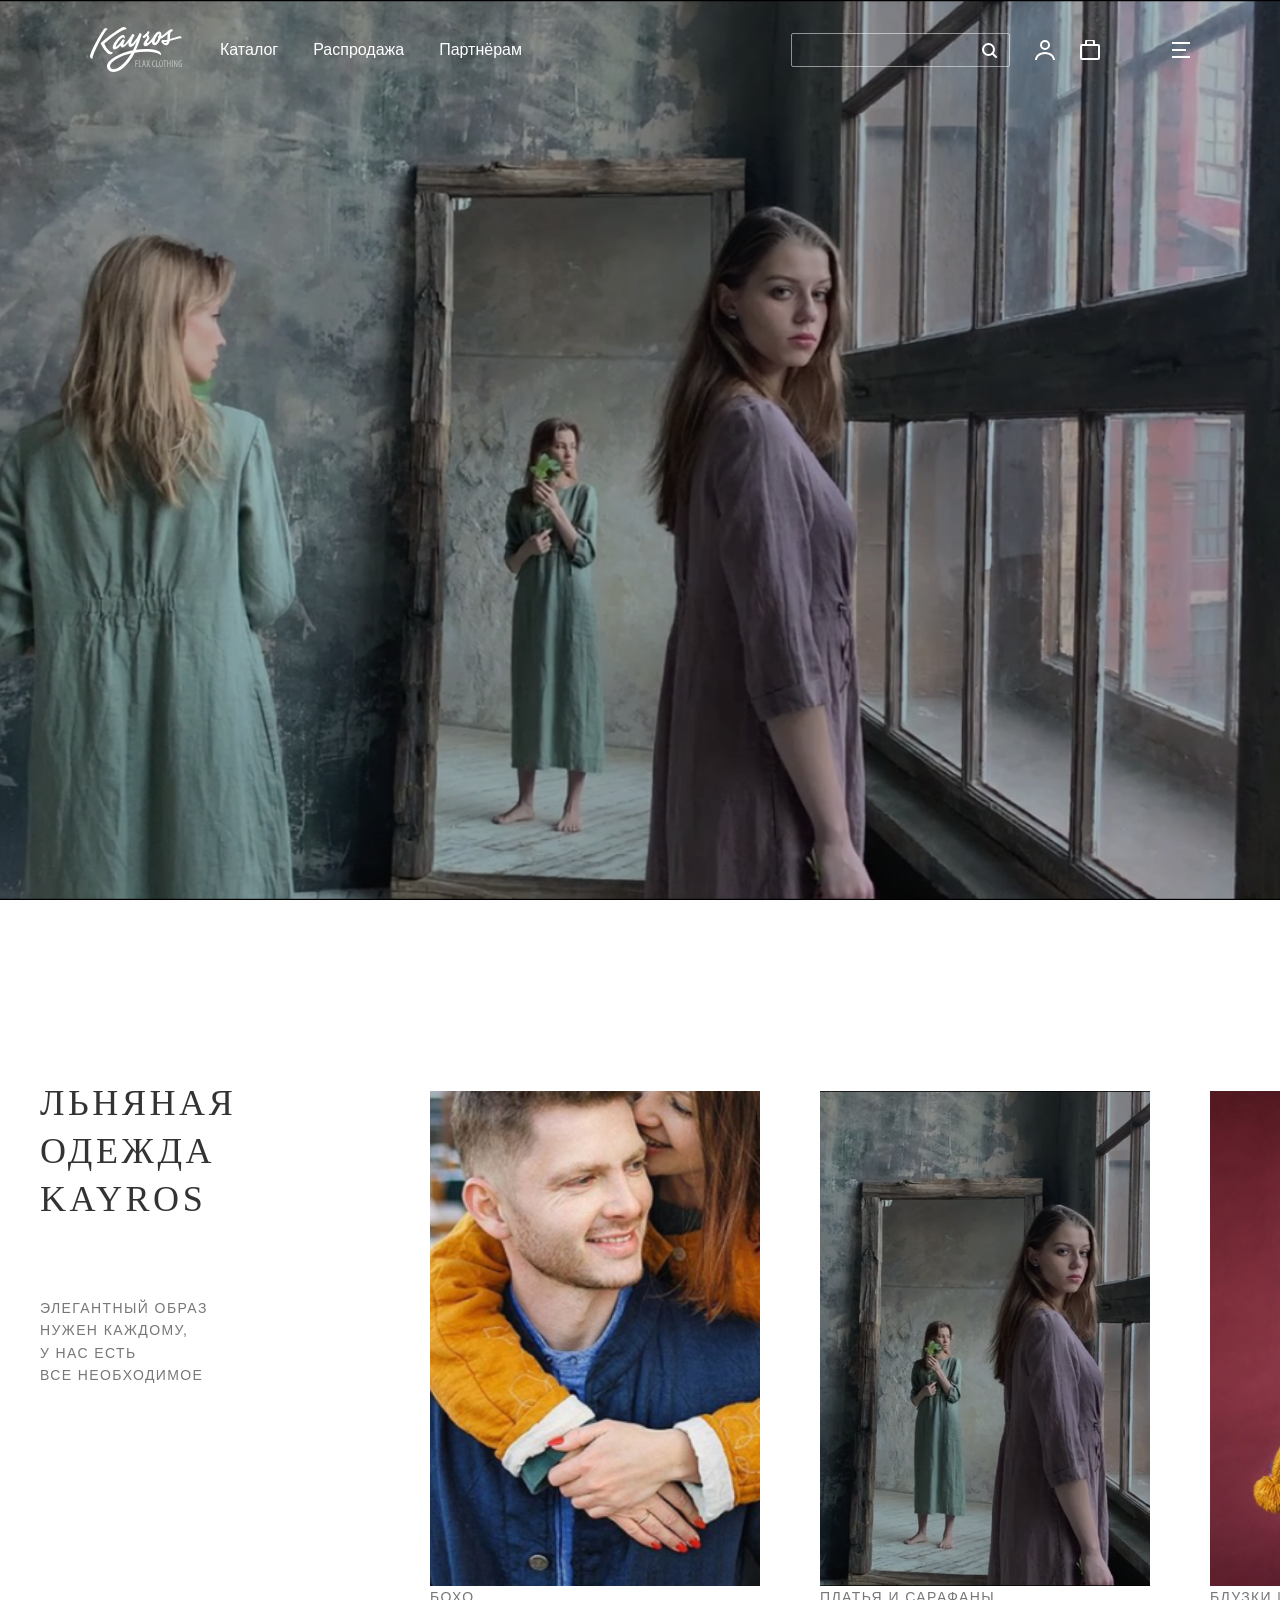
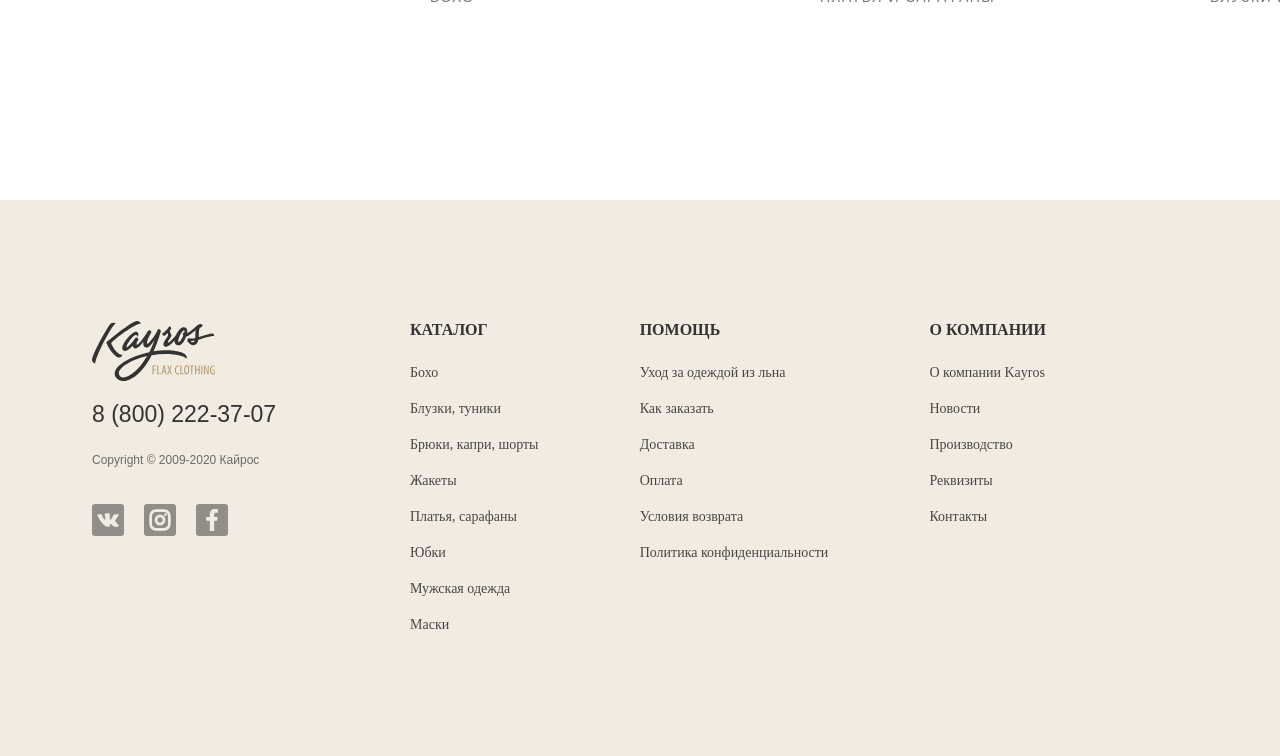
<file: index.html>
<!doctype html>
<html lang="ru">

<head>
  <meta charset="UTF-8">
  <meta name="viewport" content="width=device-width, initial-scale=1.0">
  <link href="./css/style.css" rel="stylesheet">
  <title>1</title>
</head>

<body>
  <header class="header">
    <div class="container header__container">
      <div class="header__start">
        <div class="header__logo">
          <img src="./images/main-logo.svg" alt="logo">
        </div>
        <nav class="header__nav">
          <ul class="header__list">
            <li class="header__item">Каталог</li>
            <li class="header__item">Распродажа</li>
            <li class="header__item">Партнёрам</li>
          </ul>
        </nav>
      </div>
      <div class="header__end">
        <form class="header__search"><input type="text"></form>
        <img сlass="header__buyer" src="./images/user.svg" alt="buyer" id="user">
        <img class="header__buyer" src="./images/shopping-cart.svg" alt="cart">
        <img class="header__burger" src="./images/burger.svg" alt="burger">
      </div>
    </div>
    <img class="header__background" src="./images/background-header.png" alt="background-header">
  </header>
  <main>
    <section class="swiper-block">
      <div class="container swiper-block__container">
        <div class="swiper-block__info">
          <h3 class="swiper-block__title">Льняная одежда
            Kayros</h3>
          <p class="swiper-block__descr">Элегантный образ нужен каждому, у нас есть все необходимое</p>
        </div>
        <div class="swiper">
          <div class="swiper-wrapper">
            <div class="swiper-slide">
              <div class="swiper-slide__info">
                <div class="swiper-slide__info-wrapper">
                  <h3 class="swiper-slide__title">Льняная одежда
                    Kayros</h3>
                  <p class="swiper-slide__descr">Элегантный образ нужен каждому, <br>у нас есть <br>все необходимое</p>
                </div>
              </div>
            </div>
            <div class="swiper-slide">
              <div class="swiper-slide__img">
                <img src="./images/swiper-1.png" alt="swiper-1" data-img>
              </div>
              <div class="swiper-slide__descr">Бохо</div>
            </div>
            <div class="swiper-slide">
              <div class="swiper-slide__img">
                <img src="./images/background-header.png" alt="swiper-2" data-img>
              </div>
              <div class="swiper-slide__descr">Платья и сарафаны</div>
            </div>
            <div class="swiper-slide">
              <div class="swiper-slide__img">
                <img src="./images/swiper-3.png" alt="swiper-3" data-img>
              </div>
              <div class="swiper-slide__descr">Блузки и туники</div>
            </div>
            <div class="swiper-slide">
              <div class="swiper-slide__img">
                <img src="./images/swiper-1.png" alt="swiper-1" data-img>
              </div>
              <div class="swiper-slide__descr">Бохо</div>
            </div>
            <div class="swiper-slide">
              <div class="swiper-slide__img">
                <img src="./images/swiper-2.png" alt="swiper-2" data-img>
              </div>
              <div class="swiper-slide__descr">Платья и сарафаны</div>
            </div>
            <div class="swiper-slide">
              <div class="swiper-slide__img">
                <img src="./images/swiper-3.png" alt="swiper-3" data-img>
              </div>
              <div class="swiper-slide__descr">Блузки и туники</div>
            </div>
            <div class="swiper-slide">
              <div class="swiper-slide__info">
                <div class="swiper-slide__info-wrapper">
                  <h3 class="swiper-slide__title">Льняная одежда
                    Kayros</h3>
                  <p class="swiper-slide__descr">Элегантный образ нужен каждому, <br>у нас есть <br>все необходимое</p>
                </div>
              </div>
            </div>
          </div>
        </div>
      </div>
    </section>
    <section class="cards none">
      <div class="container cards__container">
        <h2 class="cards__title">Новинки каталога</h2>
        <ul class="cards__list">
          <li class="cards__item"><img src="./images/card-1.png" alt="card"></li>
          <li class="cards__item"><img src="./images/card-2.png" alt="card"></li>
          <li class="cards__item"><img src="./images/card-1.png" alt="card"></li>
          <li class="cards__item"><img src="./images/card-2.png" alt="card"></li>
        </ul>
        <a class="cards__btn">Перейти в каталог</a>
      </div>
    </section>
    <section class="info none">
      <div class="container info__container">
        <div class="info__start">
          <p>Kayros специализируетсяна производстве одежды из 100% натурального льна.</p>
          <p>Поэтому выбирая и приобретая для себя наши качественные вещи, Вы можете быть уверены, что дарите своему
            телу здоровье и комфорт, а себе возможность выглядеть красиво и стильно.</p>
          <a href="#" class="info__link">Подробнее о компании</a>
        </div>
        <div class="info__end">
          <p>Предлагаем оптовым и розничным покупателям широкий выбор одежды: платья и сарафаны, блузы, жакеты и
            ветровки, юбки, каприи брюки — повседневные и вечерние модели для женщин и мужчин всех возрастных категорий.
            Одежда выполнена в модной цветовой гамме и имеет широкий размерный ряд.</p>
          <p>Наша одежда подчеркнет Вашу индивидуальность в любой обстановкеи прекрасно подойдет для работы в офисе,
            прогулок по городу, вечернего выхода. Вам понравилась наша одежда, и Вы решили приобрести одну модель или
            партию? Оформите свой заказ в нашем интернет-магазине. Быстро и бесплатно доставляем заказы по всей России.
          </p>
          <p>Наша одежда подчеркнет Вашу индивидуальность в любой обстановкеи прекрасно подойдет для работы в офисе,
            прогулок по городу, вечернего выхода. Вам понравилась наша одежда, и Вы решили приобрести одну модель или
            партию? Оформите свой заказ в нашем интернет-магазине. Быстро и бесплатно доставляем заказы по всей России.
          </p>
          Уточнить условия оформления и доставки заказов через интернет-магазин, а также получить ответы на вопросыпо
          поводу планируемого заказа, можно по Email: ​zakaz@kayrosxl.ruили позвонить по телефону лини поддержки:
          8-800-222-37-07.
        </div>
      </div>
    </section>
  </main>
  <footer class="footer ">
    <div class="container footer__container">
      <section class="footer__contacts">
        <img class="footer__logo" src="./images/footer-logo.svg" alt="logo">
        <div class="footer__tel">8 (800) 222-37-07</div>
        <div class="footer__copy">Copyright © 2009-2020 Кайрос</div>
        <div class="footer__social-link">
          <img src="./images/vk-social.svg" alt="vk" class="footer__link">
          <img src="./images/ig-social.svg" alt="ig" class="footer__link">
          <img src="./images/fb-social.svg" alt="fb" class="footer__link">
        </div>
      </section>
      <nav class="footer__nav">
        <ul class="footer__list">
          <li class="footer__item-title">Каталог</li>
          <li class="footer__item">Бохо</li>
          <li class="footer__item">Блузки, туники</li>
          <li class="footer__item">Брюки, капри, шорты</li>
          <li class="footer__item">Жакеты</li>
          <li class="footer__item">Платья, сарафаны</li>
          <li class="footer__item">Юбки</li>
          <li class="footer__item">Мужская одежда</li>
          <li class="footer__item">Маски</li>
          <ul class="footer__click-list">
            <li class="footer__click-item">Бохо</li>
            <li class="footer__click-item">Блузки, туники</li>
            <li class="footer__click-item">Брюки, капри, шорты</li>
            <li class="footer__click-item">Жакеты</li>
            <li class="footer__click-item">Платья, сарафаны</li>
            <li class="footer__click-item">Юбки</li>
            <li class="footer__click-item">Мужская одежда</li>
            <li class="footer__click-item">Маски</li>
          </ul>
        </ul>
        <ul class="footer__list">
          <li class="footer__item-title">Помощь</li>
          <li class="footer__item">Уход за одеждой из льна</li>
          <li class="footer__item">Как заказать</li>
          <li class="footer__item">Доставка</li>
          <li class="footer__item">Оплата</li>
          <li class="footer__item">Условия возврата</li>
          <li class="footer__item">Политика конфиденциальности</li>
        </ul>
        <ul class="footer__list">
          <li class="footer__item-title">О компании</li>
          <li class="footer__item">О компании Kayros</li>
          <li class="footer__item">Новости</li>
          <li class="footer__item">Производство</li>
          <li class="footer__item">Реквизиты</li>
          <li class="footer__item">Контакты</li>
        </ul>
      </nav>
    </div>
  </footer>
  <!-- <script src="./js/swiper-bundle.min.js"></script> -->
  <script src="./js/main.js"></script>
</body>

</html>
</file>
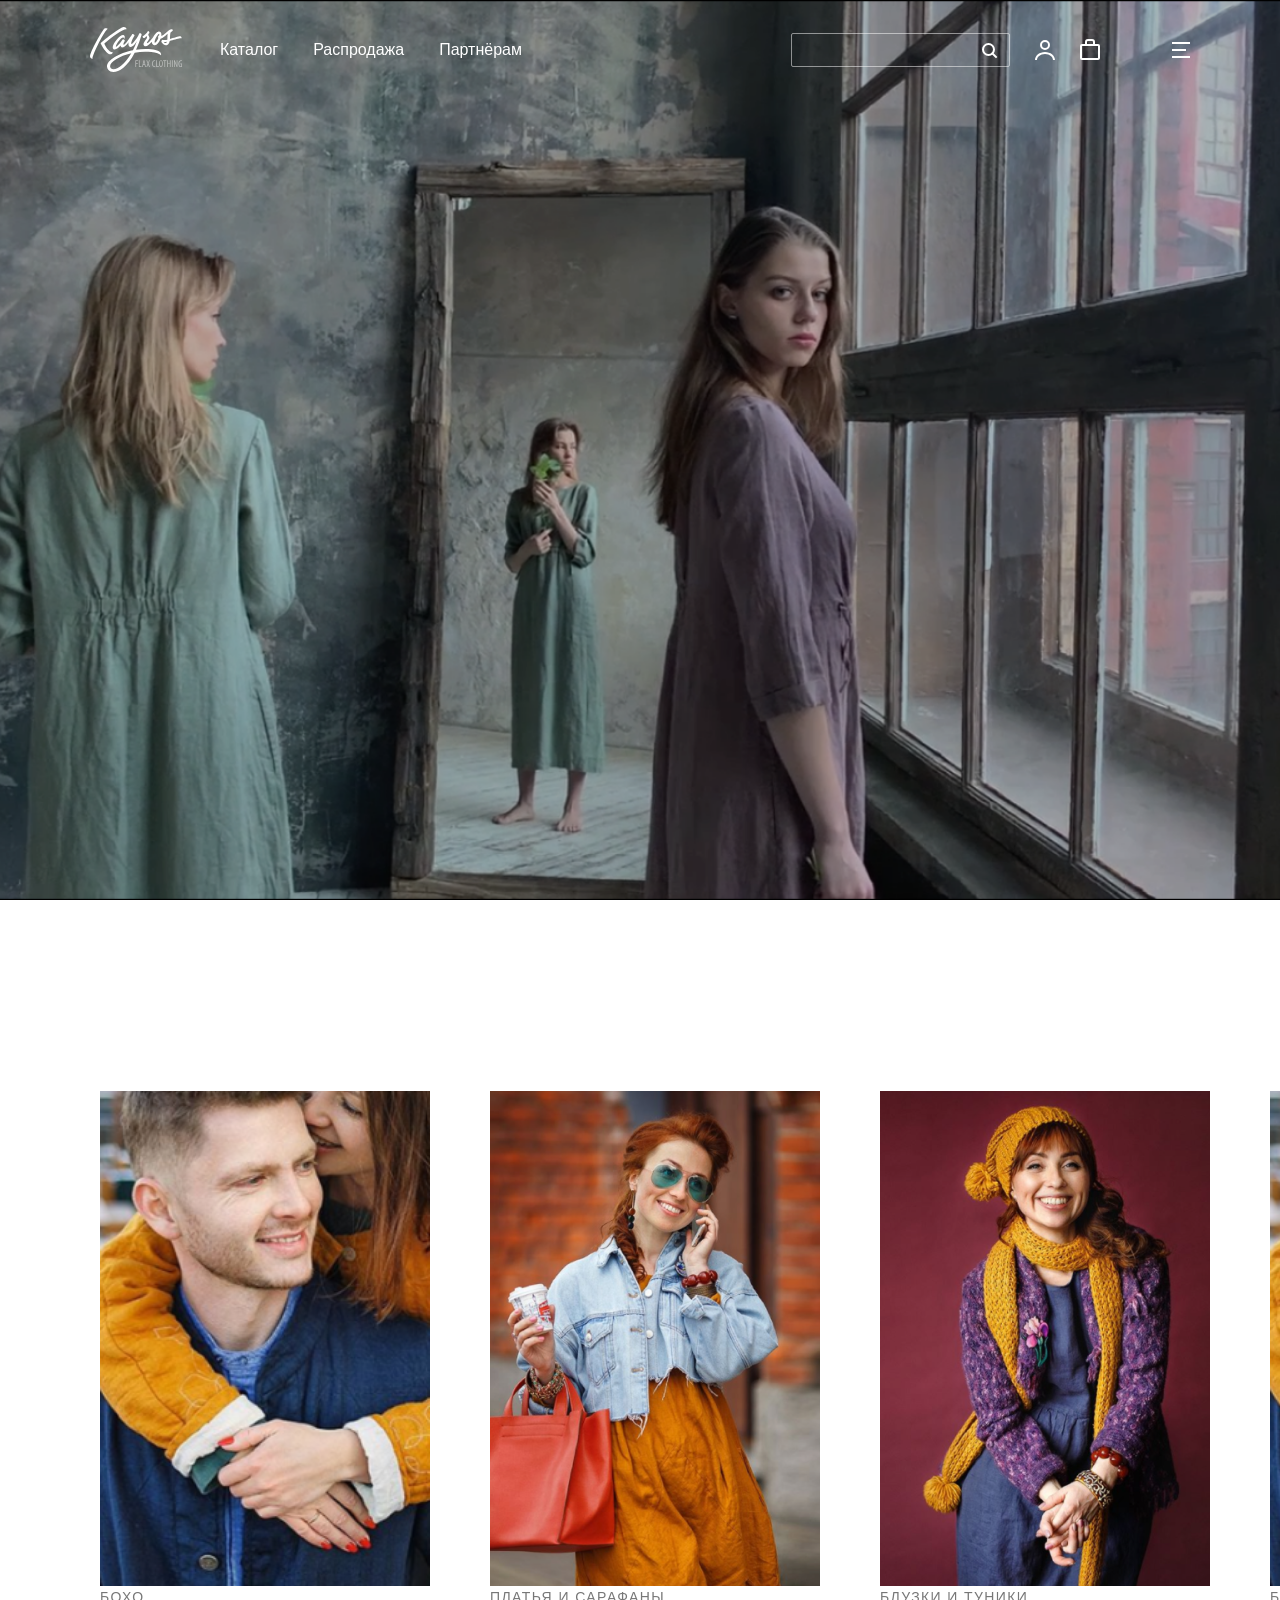
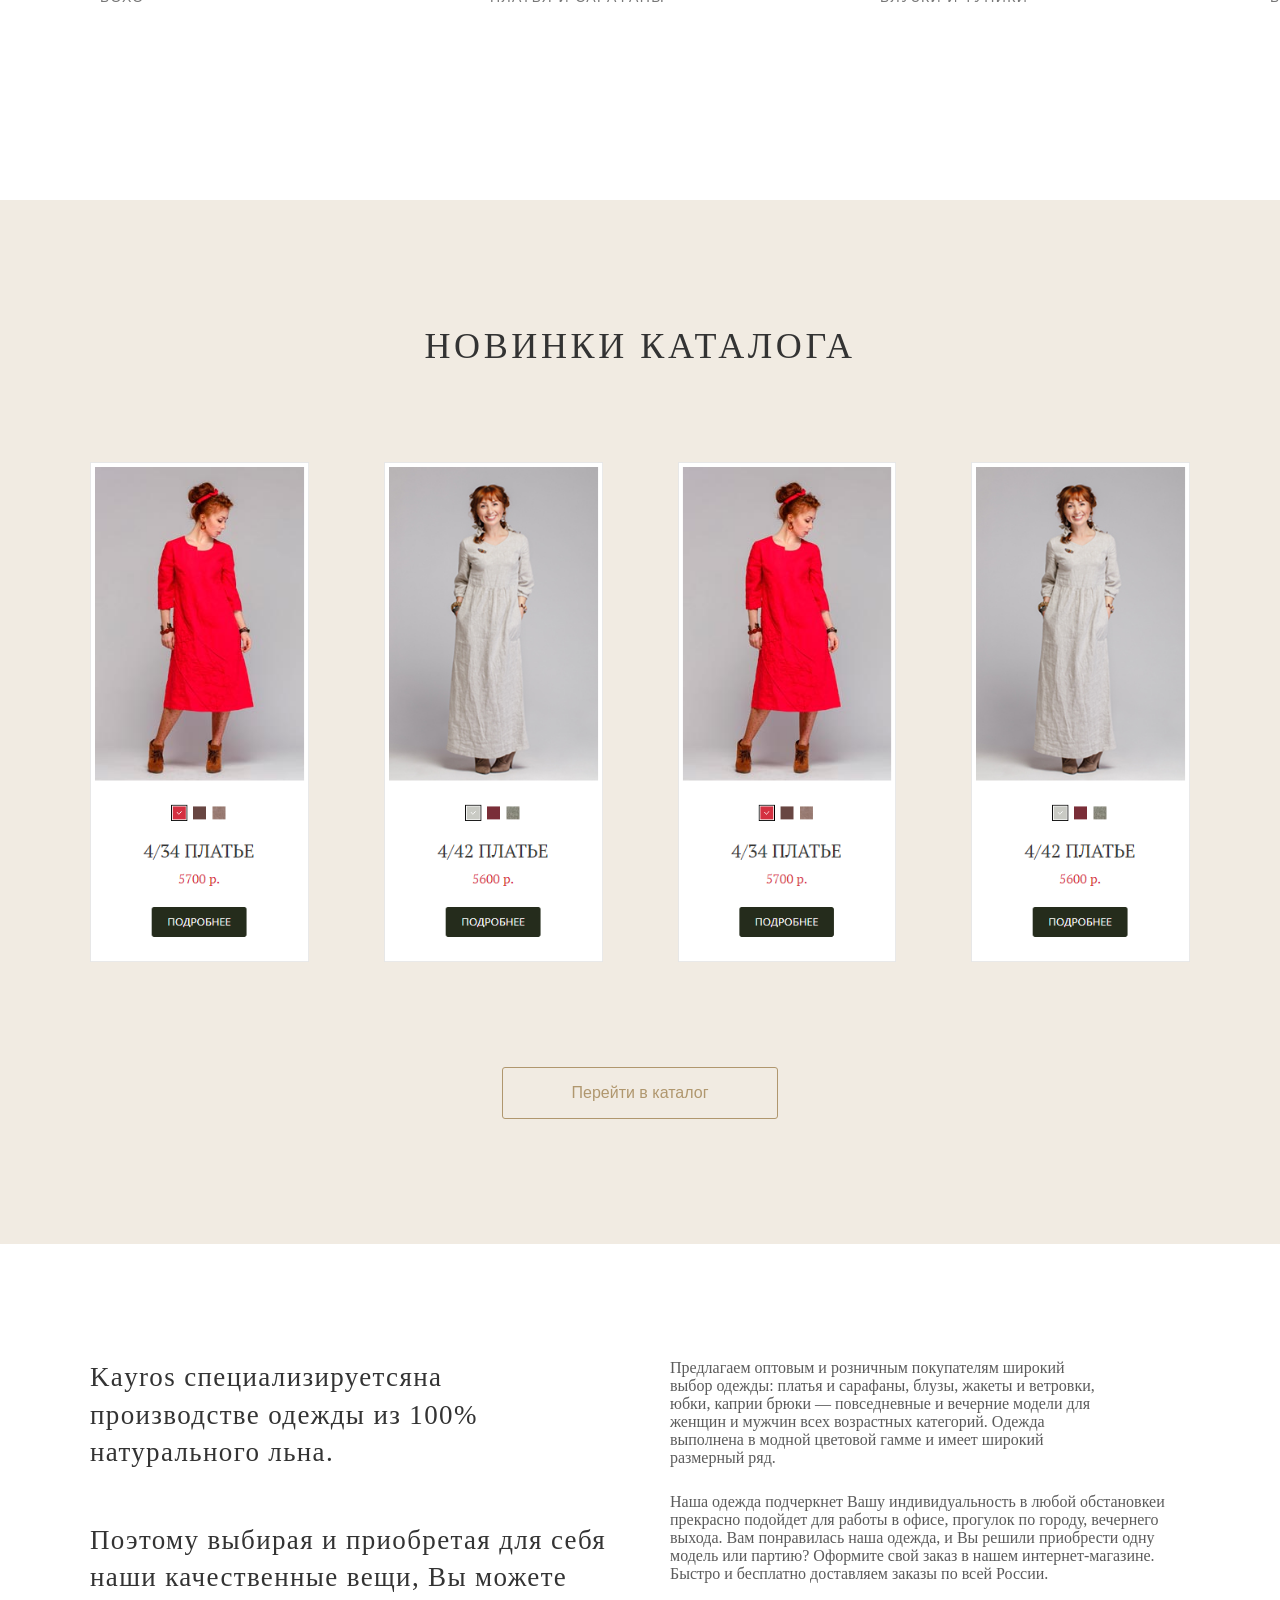
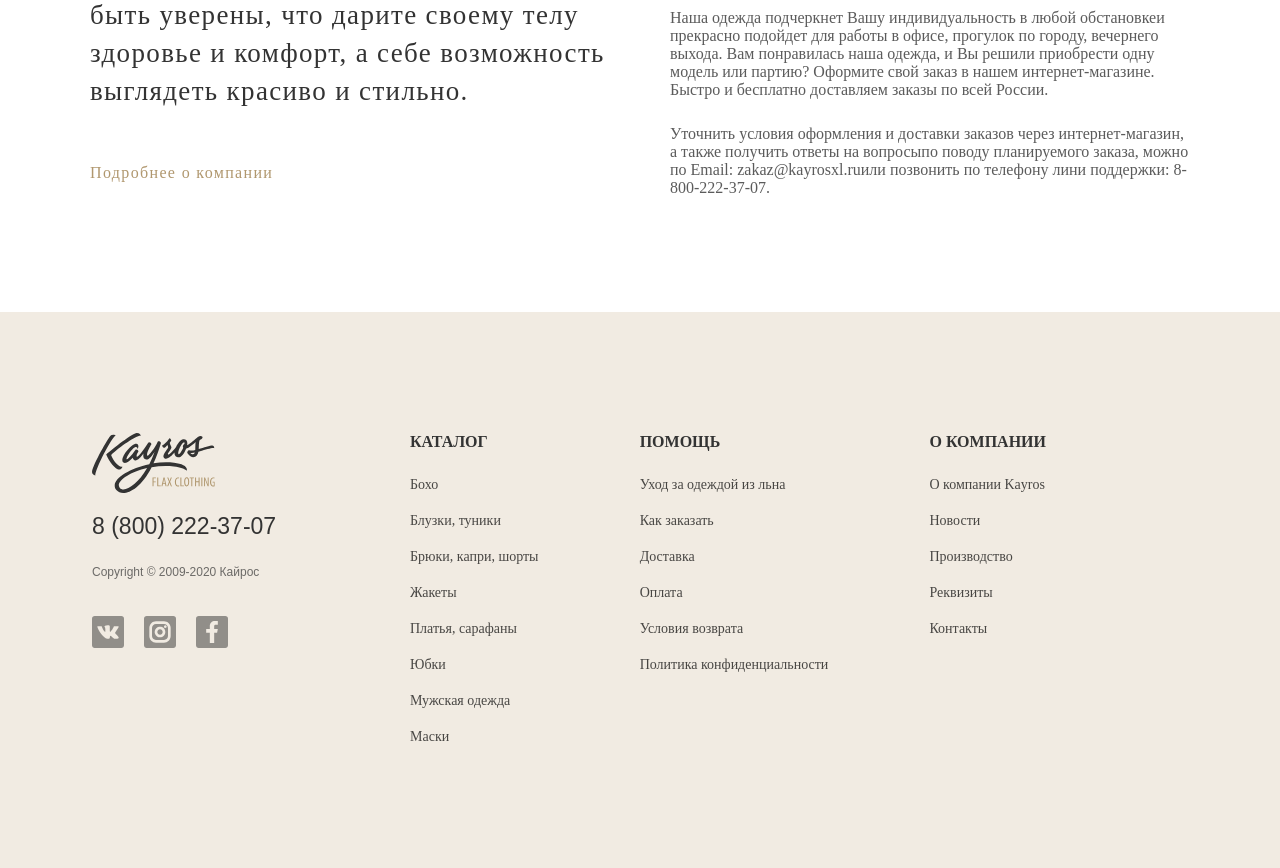
<file: main.html>
<!doctype html>
<html lang="ru">

<head>
  <meta charset="UTF-8">
  <meta name="viewport" content="width=device-width, initial-scale=1.0">
  <link href="./css/style.css" rel="stylesheet">
  <title>1</title>
</head>

<body>
  <header class="header">
    <div class="container header__container">
      <div class="header__start">
        <div class="header__logo">
          <img src="./images/main-logo.svg" alt="logo">
        </div>
        <nav class="header__nav">
          <ul class="header__list">
            <li class="header__item">Каталог</li>
            <li class="header__item">Распродажа</li>
            <li class="header__item">Партнёрам</li>
          </ul>
        </nav>
      </div>
      <div class="header__end">
        <form class="header__search"><input type="text"></form>
        <img сlass="header__user" src="./images/user.svg" alt="user">
        <img class="header__shop-cart" src="./images/shopping-cart.svg" alt="cart">
        <img class="header__burger" src="./images/burger.svg" alt="burger">
      </div>
    </div>
    <img class="header__background" src="./images/background-header.png" alt="background-header">
  </header>
  <main>
    <section class="swiper-block">
      <div class="container swiper-block__container">
        
        <div class="swiper">

          <div class="swiper-wrapper">
            <div class="swiper-slide">
            <div class="swiper-block__info">
              <h3 class="swiper-block__title">Льняная одежда
                Kayros</h3>
              <p class="swiper-block__descr">Элегантный образ нужен каждому,у нас есть все необходимое</p>
              <div class="swiper-block__pagination">
                <div class="swiper-pagination"></div>
              </div>
            </div>
          </div>
            <div class="swiper-slide">
              <div class="swiper-slide__img">
                <img src="./images/swiper-1.png" alt="swiper-1" data-img>
              </div>
              <div class="swiper-slide__descr">Бохо</div>
            </div>
            <div class="swiper-slide">
              <div class="swiper-slide__img">
                <img src="./images/swiper-2.png" alt="swiper-2" data-img>
              </div>
              <div class="swiper-slide__descr">Платья и сарафаны</div>
            </div>
            <div class="swiper-slide">
              <div class="swiper-slide__img">
                <img src="./images/swiper-3.png" alt="swiper-3" data-img>
              </div>
              <div class="swiper-slide__descr">Блузки и туники</div>
            </div>
            <div class="swiper-slide">
              <div class="swiper-slide__img">
                <img src="./images/swiper-1.png" alt="swiper-1" data-img>
              </div>
              <div class="swiper-slide__descr">Бохо</div>
            </div>
            <div class="swiper-slide">
              <div class="swiper-slide__img">
                <img src="./images/swiper-2.png" alt="swiper-2" data-img>
              </div>
              <div class="swiper-slide__descr">Платья и сарафаны</div>
            </div>
            <div class="swiper-slide">
              <div class="swiper-slide__img">
                <img src="./images/swiper-3.png" alt="swiper-3" data-img>
              </div>
              <div class="swiper-slide__descr">Блузки и туники</div>
            </div>
          </div>
        </div>
      </div>
    </section>
    <section class="cards">
      <div class="container cards__container">
        <h2 class="cards__title">Новинки каталога</h2>
        <ul class="cards__list">
          <li class="cards__item"><img src="./images/card-1.png" alt="card"></li>
          <li class="cards__item"><img src="./images/card-2.png" alt="card"></li>
          <li class="cards__item"><img src="./images/card-1.png" alt="card"></li>
          <li class="cards__item"><img src="./images/card-2.png" alt="card"></li>
        </ul>
        <a class="cards__btn">Перейти в каталог</a>
      </div>
    </section>
    <section class="info">
      <div class="container info__container">
        <div class="info__start">
          <p>Kayros специализируетсяна производстве одежды из 100% натурального льна.</p>
          <p>Поэтому выбирая и приобретая для себя наши качественные вещи, Вы можете быть уверены, что дарите своему
            телу здоровье и комфорт, а себе возможность выглядеть красиво и стильно.</p>
          <a href="#" class="info__link">Подробнее о компании</a>
        </div>
        <div class="info__end">
          <p>Предлагаем оптовым и розничным покупателям широкий выбор одежды: платья и сарафаны, блузы, жакеты и
            ветровки, юбки, каприи брюки — повседневные и вечерние модели для женщин и мужчин всех возрастных категорий.
            Одежда выполнена в модной цветовой гамме и имеет широкий размерный ряд.</p>
          <p>Наша одежда подчеркнет Вашу индивидуальность в любой обстановкеи прекрасно подойдет для работы в офисе,
            прогулок по городу, вечернего выхода. Вам понравилась наша одежда, и Вы решили приобрести одну модель или
            партию? Оформите свой заказ в нашем интернет-магазине. Быстро и бесплатно доставляем заказы по всей России.
          </p>
          <p>Наша одежда подчеркнет Вашу индивидуальность в любой обстановкеи прекрасно подойдет для работы в офисе,
            прогулок по городу, вечернего выхода. Вам понравилась наша одежда, и Вы решили приобрести одну модель или
            партию? Оформите свой заказ в нашем интернет-магазине. Быстро и бесплатно доставляем заказы по всей России.
          </p>
          Уточнить условия оформления и доставки заказов через интернет-магазин, а также получить ответы на вопросыпо
          поводу планируемого заказа, можно по Email: ​zakaz@kayrosxl.ruили позвонить по телефону лини поддержки:
          8-800-222-37-07.
        </div>
      </div>
    </section>
  </main>
  <footer class="footer">
    <div class="container footer__container">
      <section class="footer__contacts">
        <img class="footer__logo" src="./images/footer-logo.svg" alt="logo">
        <div class="footer__tel">8 (800) 222-37-07</div>
        <div class="footer__copy">Copyright © 2009-2020 Кайрос</div>
        <div class="footer__social-link">
          <img src="./images/vk-social.svg" alt="vk" class="footer__link">
          <img src="./images/ig-social.svg" alt="ig" class="footer__link">
          <img src="./images/fb-social.svg" alt="fb" class="footer__link">
        </div>
      </section>
      <nav class="footer__nav">
        <ul class="footer__list">
          <li class="footer__item-title">Каталог</li>
          <li class="footer__item">Бохо</li>
          <li class="footer__item">Блузки, туники</li>
          <li class="footer__item">Брюки, капри, шорты</li>
          <li class="footer__item">Жакеты</li>
          <li class="footer__item">Платья, сарафаны</li>
          <li class="footer__item">Юбки</li>
          <li class="footer__item">Мужская одежда</li>
          <li class="footer__item">Маски</li>
        </ul>
        <ul class="footer__list">
          <li class="footer__item-title">Помощь</li>
          <li class="footer__item">Уход за одеждой из льна</li>
          <li class="footer__item">Как заказать</li>
          <li class="footer__item">Доставка</li>
          <li class="footer__item">Оплата</li>
          <li class="footer__item">Условия возврата</li>
          <li class="footer__item">Политика конфиденциальности</li>
        </ul>
        <ul class="footer__list">
          <li class="footer__item-title">О компании</li>
          <li class="footer__item">О компании Kayros</li>
          <li class="footer__item">Новости</li>
          <li class="footer__item">Производство</li>
          <li class="footer__item">Реквизиты</li>
          <li class="footer__item">Контакты</li>
        </ul>
      </nav>
    </div>
  </footer>
  <script src="./js/swiper-bundle.min.js"></script>
  <script src="./js/main.js"></script>
</body>

</html>
</file>
<file: css/style.css>
@import "reset.css";
@import "base.css";
/* @import "commponents/swiper-bundle.min.css"; */
@import "../fonts/fonts.css";
@import "commponents/header.css";
@import "commponents/swiper-block.css";
@import "commponents/cards.css";
@import "commponents/info.css";
@import "commponents/footer.css";
</file>
